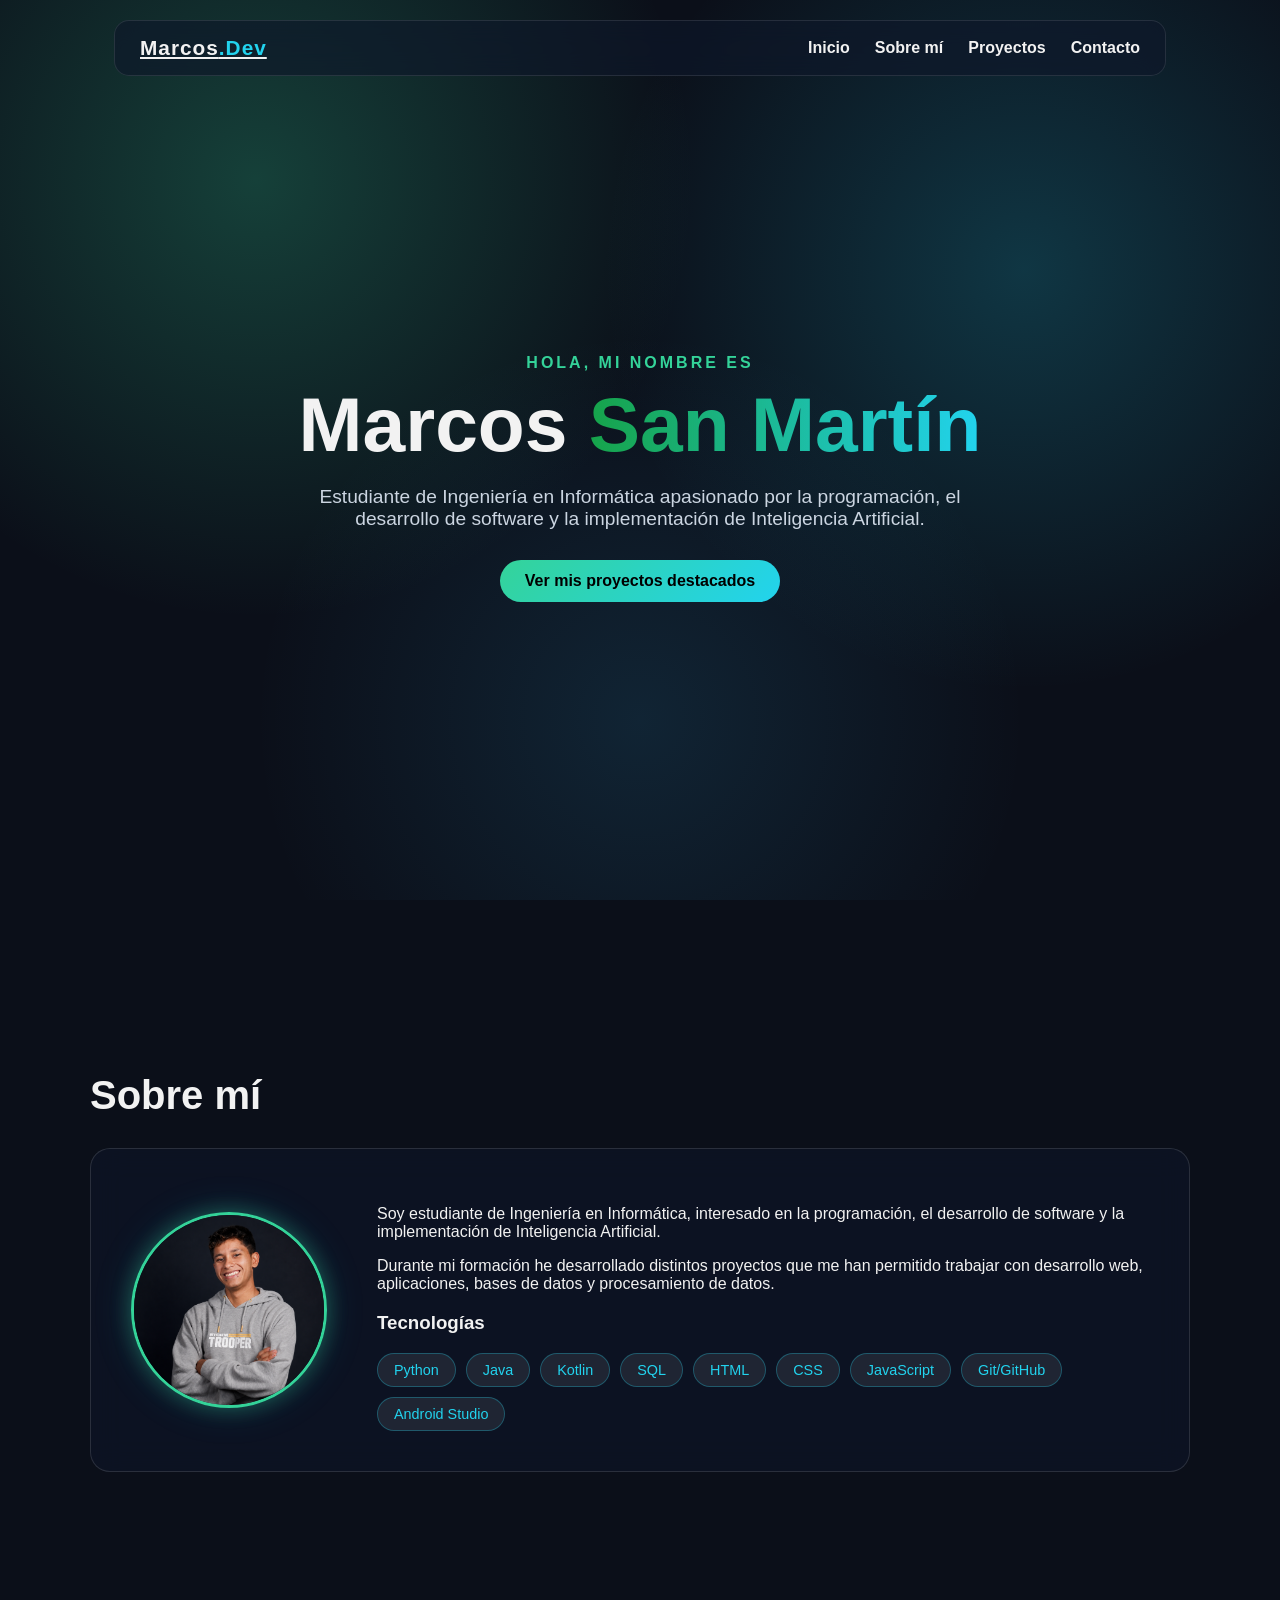
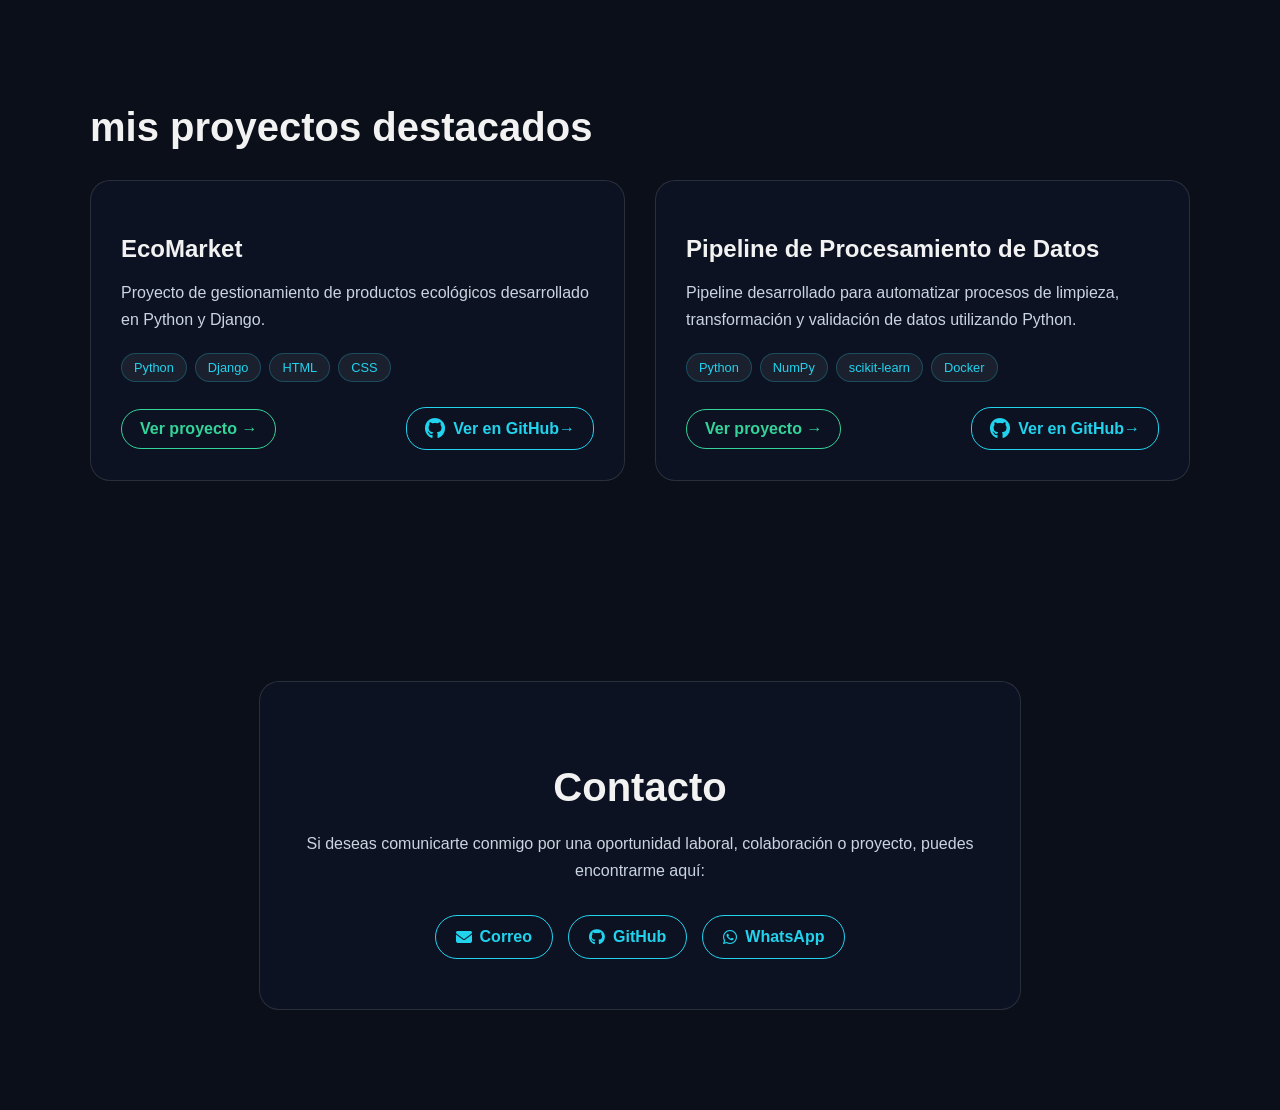
<file: index.html>
<!DOCTYPE html>
<html>

<head>
    <meta charset="UTF-8"> <!-- especifica la codificación de caracteres -->
    <meta name="viewport" content="width=device-width, initial-scale=1.0">
    <title>Mi Portafolio</title>
    <link rel="stylesheet" href="css/estilos.css"> <!-- enlace al archivo de estilos CSS -->
    <link rel="stylesheet" href="https://cdnjs.cloudflare.com/ajax/libs/font-awesome/6.5.1/css/all.min.css">
</head>

<body>
    <header class="menu-flotante">
        <a href="index.html" class="logo">
            Marcos<span>.Dev</span>
        </a>
        <nav>
            <ul>
                <li><a href="index.html">Inicio</a></li>
                <li><a href="#sobre-mi">Sobre mí</a></li>
                <li><a href="#proyectos">Proyectos</a></li>
                <li><a href="#contacto">Contacto</a></li>
            </ul>
        </nav>
    </header>

    <section id="inicio" class="hero">
        <p class="saludo">Hola, mi nombre es</p>
        <h1>Marcos <span>San Martín</span> </h1>
        <p class="descripcion">
            Estudiante de Ingeniería en Informática apasionado por la programación,
            el desarrollo de software y la implementación de Inteligencia Artificial.
        </p>
        <a href="#proyectos" class="boton">Ver mis proyectos destacados</a>
    </section>

    <section id="sobre-mi" class="sobre-mi">
        <h2>Sobre mí</h2>
        <div class="about-card">
            <div class="about-foto">
                <img class="foto-perfil" src="imagenes/ftperfil.png" alt="Foto de mi">
            </div>

            <div class="about-texto">
                <p>
                    Soy estudiante de Ingeniería en Informática, interesado en la programación,
                    el desarrollo de software y la implementación de Inteligencia Artificial.
                </p>
                <p>
                    Durante mi formación he desarrollado distintos proyectos que me han permitido
                    trabajar con desarrollo web, aplicaciones, bases de datos y procesamiento de datos.
                </p>
                <h3>Tecnologías</h3>
                <div class="skills">
                    <span class="skill-tag">Python</span>
                    <span class="skill-tag">Java</span>
                    <span class="skill-tag">Kotlin</span>
                    <span class="skill-tag">SQL</span>
                    <span class="skill-tag">HTML</span>
                    <span class="skill-tag">CSS</span>
                    <span class="skill-tag">JavaScript</span>
                    <span class="skill-tag">Git/GitHub</span>
                    <span class="skill-tag">Android Studio</span>
                </div>
            </div>
        </div>
    </section>

    <section id="proyectos" class="proyectos_home"> <!-- sección de proyectos -->
        <h2>mis proyectos destacados</h2>
        <div class="grid_proyectos">
            <article class="tarjeta_proyecto">
                <div class="info_proyecto">
                    <h3>EcoMarket</h3>
                    <p>Proyecto de gestionamiento de productos ecológicos desarrollado en Python y Django.</p>

                    <div class="proyecto_tags">
                        <span class="tag">Python</span>
                        <span class="tag">Django</span>
                        <span class="tag">HTML</span>
                        <span class="tag">CSS</span>
                    </div>

                    <div class="acciones_proyecto">
                        <a href="proyecto1.html" class="link_proyecto">Ver proyecto →</a>

                        <a href="https://github.com/markitox777/EcoMarket" class="link_github" target="_blank"><i
                                class="fa-brands fa-github"></i> Ver en
                            GitHub→</a>
                    </div>


                </div>
            </article>

            <article class="tarjeta_proyecto">
                <div class="info_proyecto">
                    <h3>Pipeline de Procesamiento de Datos</h3>
                    <p>
                        Pipeline desarrollado para automatizar procesos de limpieza,
                        transformación y validación de datos utilizando Python.
                    </p>

                    <div class="proyecto_tags">
                        <span class="tag">Python</span>
                        <span class="tag">NumPy</span>
                        <span class="tag">scikit-learn</span>
                        <span class="tag">Docker</span>
                    </div>

                    <div class="acciones_proyecto">
                        <a href="proyecto2.html" class="link_proyecto">Ver proyecto →</a>

                        <a href="https://github.com/markitox777/Pipeline-datos" class="link_github" target="_blank"><i
                                class="fa-brands fa-github"></i> Ver
                            en GitHub→</a>
                    </div>

                </div>
            </article>
        </div>
    </section>

    <section id="contacto" class="contacto">
        <div class="contacto_card">
            <h2>Contacto</h2>
            <p>
                Si deseas comunicarte conmigo por una oportunidad laboral,
                colaboración o proyecto, puedes encontrarme aquí:
            </p>
            <div class="contacto_links">
                <a href="https://mail.google.com/mail/?view=cm&fs=1&to=markitoskids@gmail.com&su=Contacto&%20desde%20tu%20portafolio"
                    target="_blank">
                    <i class="fa-solid fa-envelope"></i>
                    Correo
                </a>
                <a href="https://github.com/markitox777" target="_blank">
                    <i class="fa-brands fa-github"></i>
                    GitHub
                </a>
                <a href="https://wa.me/56986694287?text=Hola%20Marcos,%20vi%20tu%20portafolio%20y%20me%20gustaría%20contactarte."
                    target="_blank"><i class="fa-brands fa-whatsapp"></i>
                    WhatsApp
                </a>
            </div>
        </div>
        </div>
    </section>
</body>

</html>
</file>
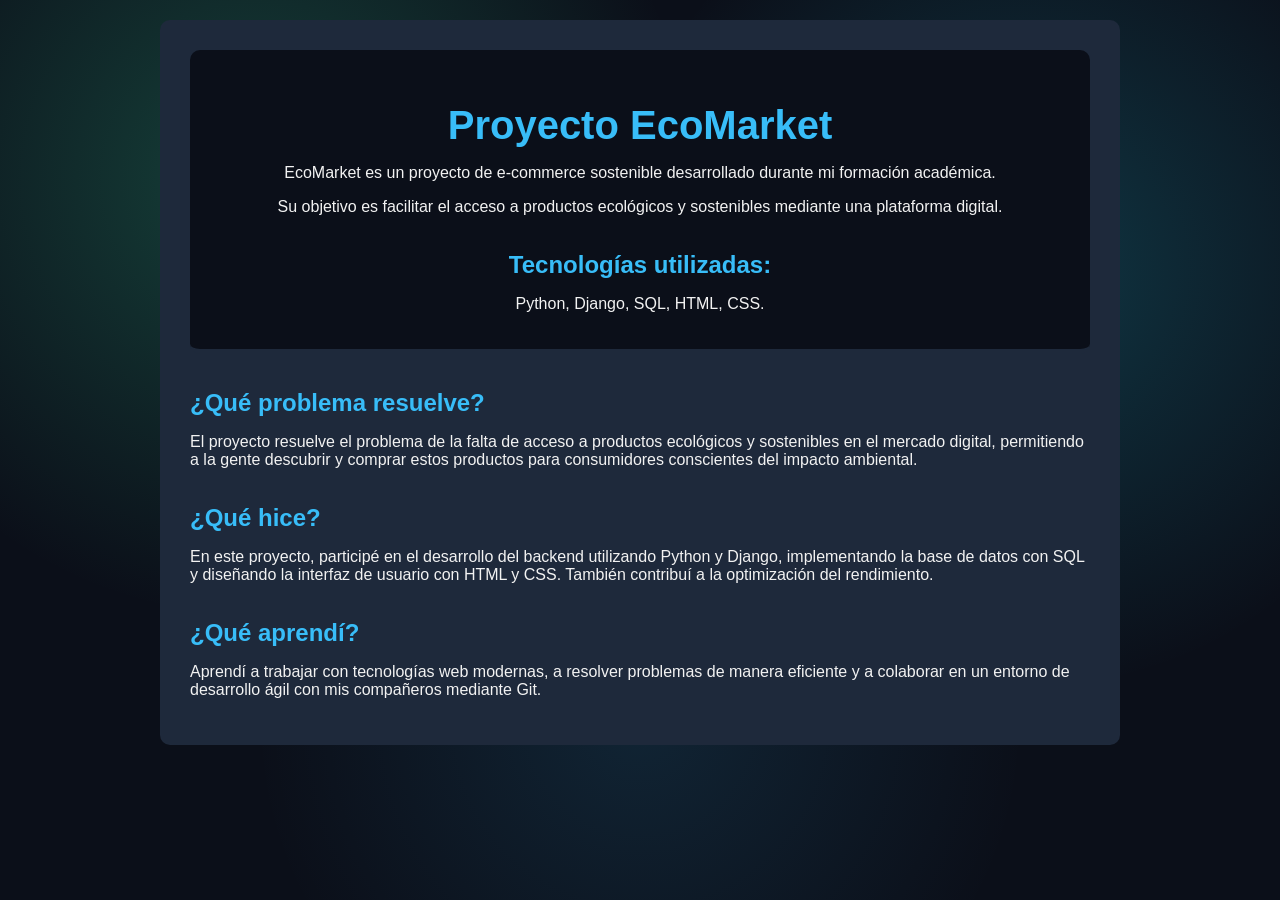
<file: proyecto1.html>
<!DOCTYPE html>
<html>

<head>
    <meta charset="UTF-8">
    <meta name="viewport" content="width=device-width, initial-scale=1.0">
    <title>Proyecto 1</title>
    <link rel="stylesheet" href="css/estilos.css">
</head>

<body class="pagina-proyecto">
    <section class="problema">
        <div class="contenido-proyecto">
            <header class="header">
                <h1>Proyecto EcoMarket</h1>
                <p>EcoMarket es un proyecto de e-commerce sostenible desarrollado durante mi formación académica.</p>
                <p>Su objetivo es facilitar el acceso a productos ecológicos y sostenibles mediante una plataforma
                    digital.</p>
                <h2>Tecnologías utilizadas:</h2>
                <p>Python, Django, SQL, HTML, CSS.</p>
            </header>

            <h2>¿Qué problema resuelve?</h2>
            <p>El proyecto resuelve el problema de la falta de acceso a productos ecológicos y sostenibles en el mercado
                digital, permitiendo a la gente descubrir y comprar estos productos para consumidores conscientes del
                impacto ambiental.
            </p>

            <h2>¿Qué hice?</h2>
            <p>En este proyecto, participé en el desarrollo del backend utilizando Python y Django, implementando la
                base de
                datos con SQL y diseñando la interfaz de usuario con HTML y CSS. También contribuí a la optimización del
                rendimiento.
            </p>

            <h2>¿Qué aprendí?</h2>
            <p>
                Aprendí a trabajar con tecnologías web modernas, a resolver problemas de manera eficiente y a colaborar
                en un
                entorno de desarrollo ágil con mis compañeros mediante Git.
            </p>
        </div>
    </section>


</body>

</html>
</file>
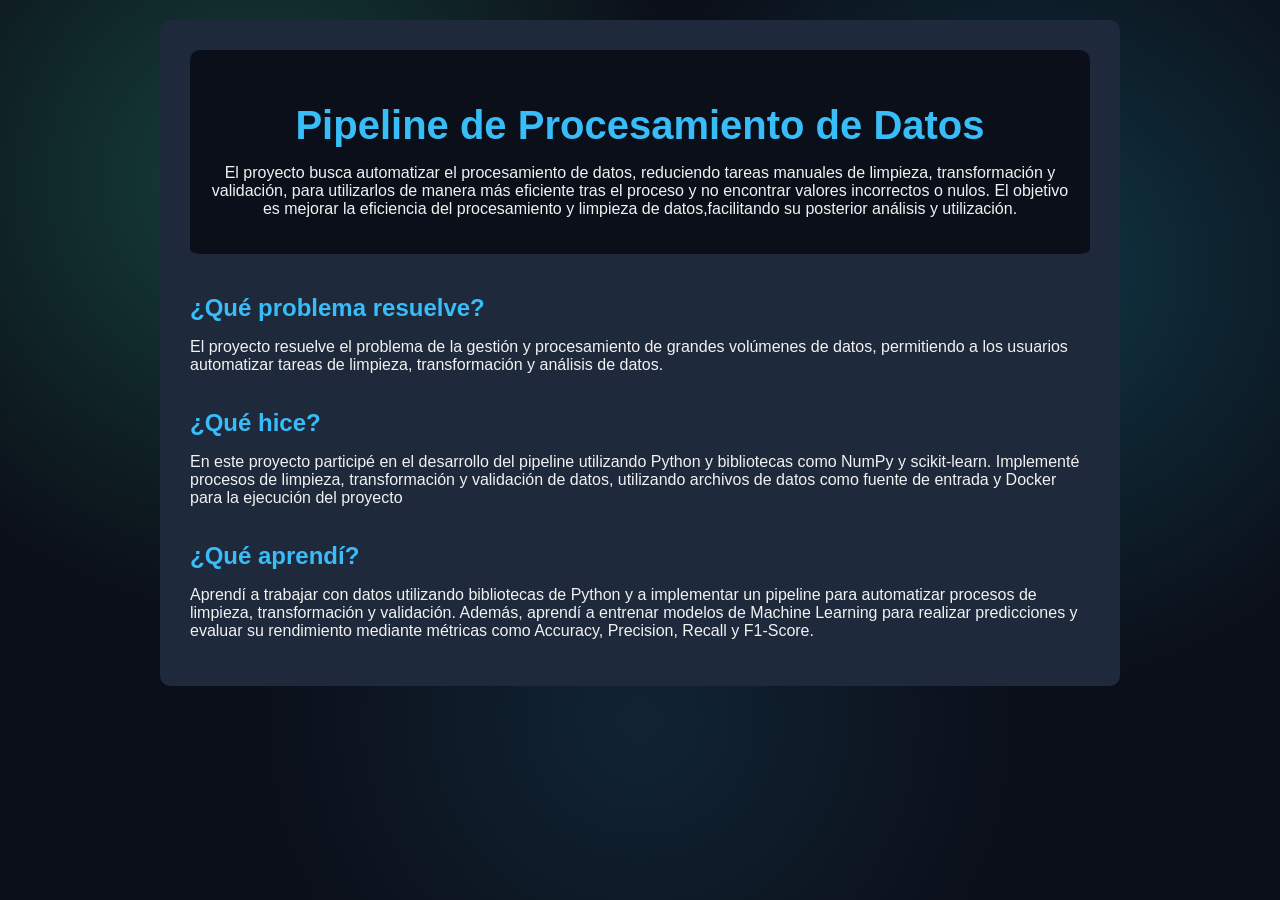
<file: proyecto2.html>
<!DOCTYPE html>
<html>

<head>
    <meta charset="UTF-8">
    <meta name="viewport" content="width=device-width, initial-scale=1.0">
    <title>Proyecto 2</title>
    <link rel="stylesheet" href="css/estilos.css">
</head>

<body class="pagina-proyecto">

    <section class="problema">
        <div class="contenido-proyecto">
            <header class="header">
                <h1>Pipeline de Procesamiento de Datos</h1>
                <p>El proyecto busca automatizar el procesamiento de datos, reduciendo tareas manuales de limpieza,
                    transformación y validación,
                    para utilizarlos de manera más eficiente tras el proceso y no encontrar valores incorrectos o nulos.
                    El
                    objetivo es mejorar
                    la eficiencia del procesamiento y limpieza de datos,facilitando su posterior análisis y utilización.
                </p>
            </header>
            <h2>¿Qué problema resuelve?</h2>
            <p>
                El proyecto resuelve el problema de la gestión y procesamiento de grandes volúmenes de datos,
                permitiendo a
                los usuarios automatizar tareas de limpieza, transformación y análisis de datos.
            </p>

            <h2>¿Qué hice?</h2>
            <p>
                En este proyecto participé en el desarrollo del pipeline utilizando Python y bibliotecas como NumPy y
                scikit-learn. Implementé procesos de limpieza,
                transformación y validación de datos, utilizando archivos de datos como fuente de entrada y Docker para
                la
                ejecución del proyecto
            </p>

            <h2>¿Qué aprendí?</h2>
            <p>
                Aprendí a trabajar con datos utilizando bibliotecas de Python y a implementar
                un pipeline para automatizar procesos de limpieza, transformación y validación.
                Además, aprendí a entrenar modelos de Machine Learning para realizar predicciones
                y evaluar su rendimiento mediante métricas como Accuracy, Precision, Recall y F1-Score.
            </p>
        </div>

    </section>

</body>

</html>
</file>
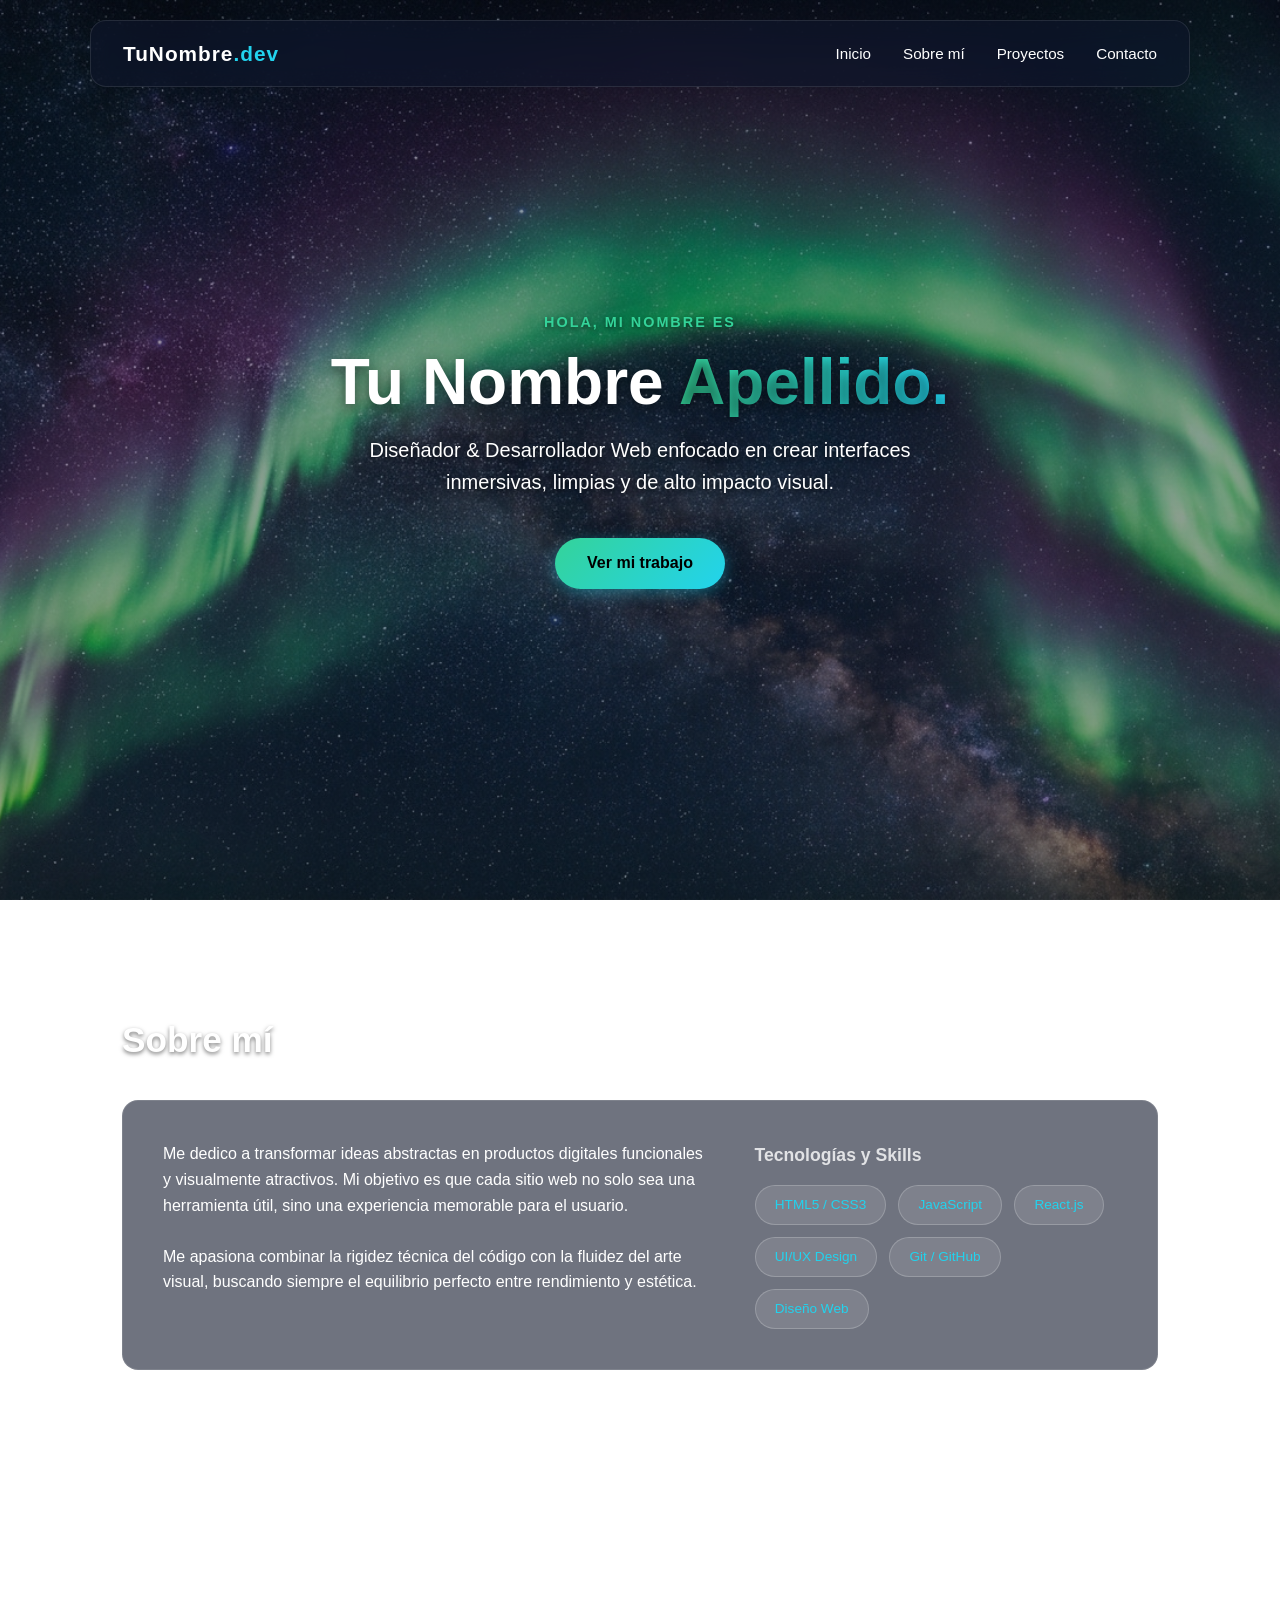
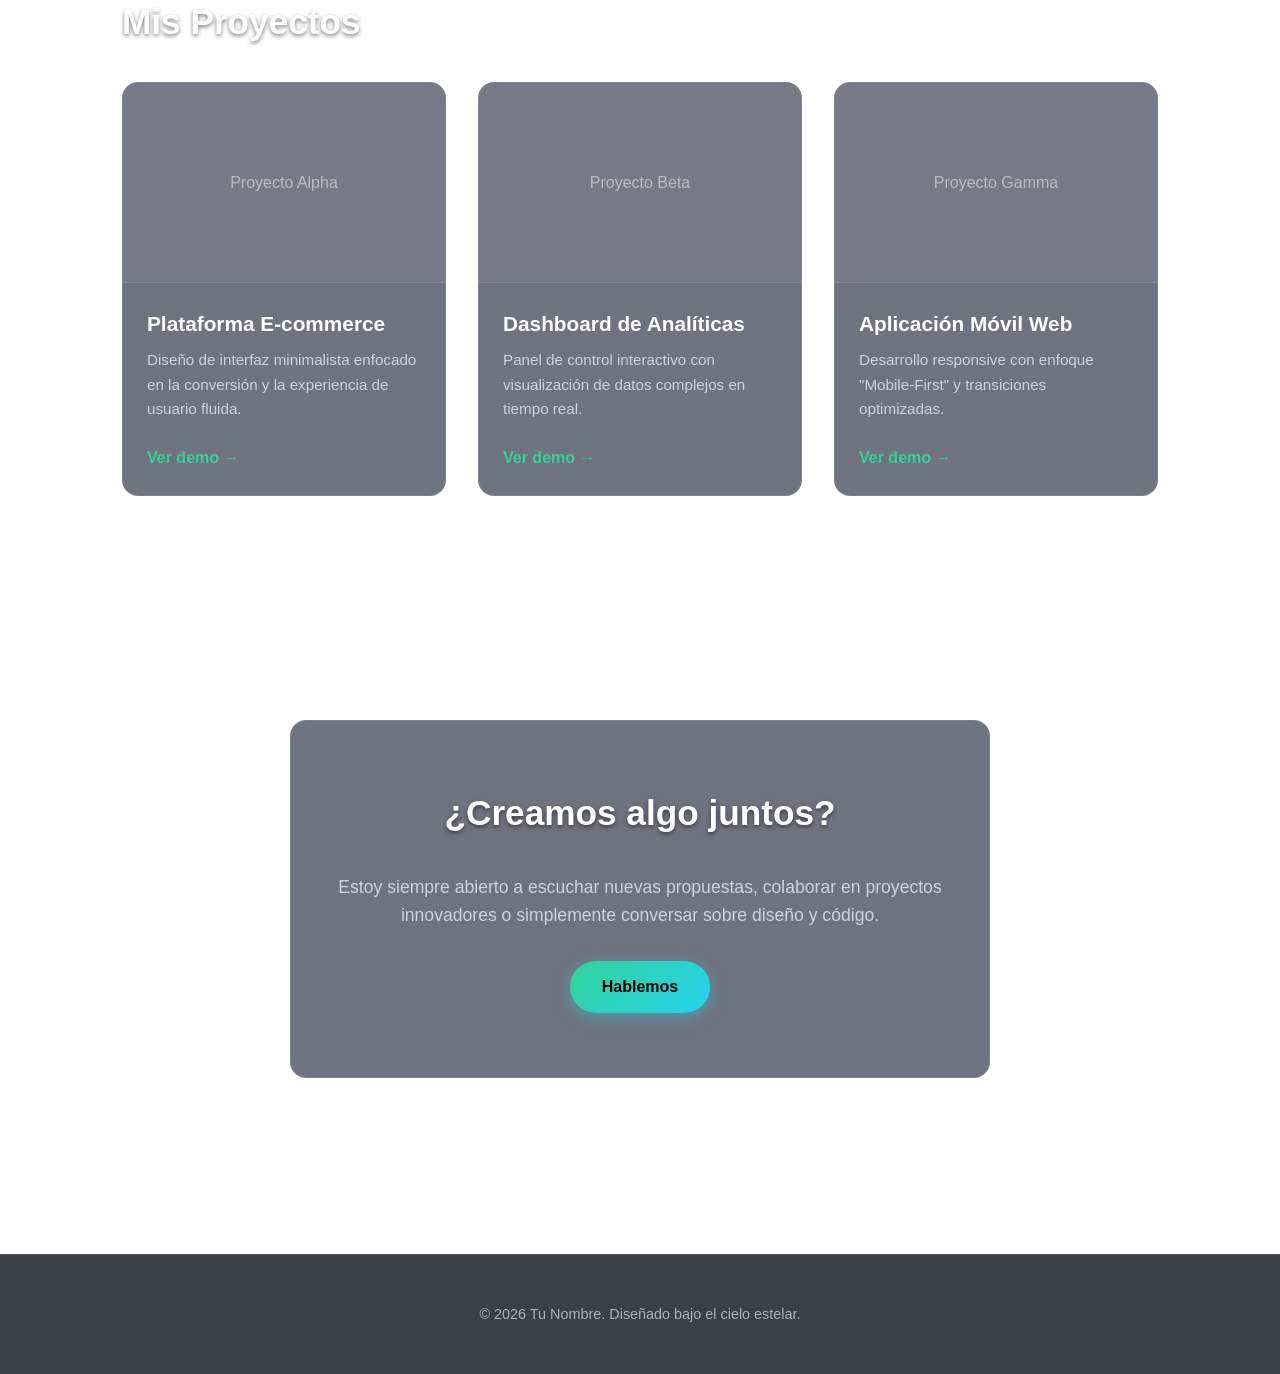
<file: Untitled-1.html>
<!DOCTYPE html>
<html lang="es">

<head>
    <meta charset="UTF-8">
    <meta name="viewport" content="width=device-width, initial-scale=1.0">
    <title>Mi Portafolio | Diseñador & Desarrollador</title>
    <style>
        /* VARIABLES DE COLOR */
        :root {
            --bg-principal: #0b0f19;
            --texto-principal: #ffffff;
            --texto-mutado: #cbd5e1;
            --acento: #34d399;
            /* Verde aurora */
            --acento-secundario: #22d3ee;
            /* Celeste brillante */
            --fuente: 'Segoe UI', Tahoma, Geneva, Verdana, sans-serif;
        }

        /* ESTILOS GLOBALES Y IMAGEN DE FONDO REAL */
        * {
            margin: 0;
            padding: 0;
            box-sizing: border-box;
        }

        body {
            font-family: var(--fuente);
            color: var(--texto-principal);
            line-height: 1.6;
            scroll-behavior: smooth;

            /* Carga de la imagen de aurora real fija de fondo */
            background-image: linear-gradient(rgba(11, 15, 25, 0.4), rgba(11, 15, 25, 0.4)), url(imagenes/fondo_aurora.jpg);
            background-size: cover;
            background-position: center;
            background-repeat: no-repeat;
            background-attachment: fixed;
            /* Mantiene el fondo quieto al hacer scroll */
            overflow-x: hidden;
        }

        a {
            color: inherit;
            text-decoration: none;
        }

        section {
            padding: 7rem 2rem;
            max-width: 1100px;
            margin: 0 auto;
        }

        /* EFECTO CRISTAL (GLASSMORPHISM) */
        .glass-card {
            background: rgba(15, 23, 42, 0.6);
            /* Fondo semi-transparente oscuro */
            backdrop-filter: blur(12px) saturate(140%);
            -webkit-backdrop-filter: blur(12px) saturate(140%);
            border: 1px solid rgba(255, 255, 255, 0.1);
            border-radius: 16px;
        }

        /* BARRA DE NAVEGACIÓN ESTILO FLOTANTE */
        header {
            position: fixed;
            top: 20px;
            left: 50%;
            transform: translateX(-50%);
            width: 90%;
            max-width: 1100px;
            z-index: 100;
        }

        .nav-container {
            display: flex;
            justify-content: space-between;
            align-items: center;
            padding: 1rem 2rem;
        }

        .logo {
            font-size: 1.3rem;
            font-weight: bold;
            letter-spacing: 1px;
        }

        .logo span {
            color: var(--acento-secundario);
        }

        .nav-links {
            display: flex;
            list-style: none;
            gap: 2rem;
        }

        .nav-links a {
            font-size: 0.95rem;
            transition: color 0.3s;
        }

        .nav-links a:hover {
            color: var(--acento);
        }

        /* SECCIÓN HERO (INICIO) */
        .hero {
            min-height: 100vh;
            display: flex;
            flex-direction: column;
            justify-content: center;
            align-items: center;
            text-align: center;
        }

        .hero h1 {
            font-size: 4rem;
            margin-bottom: 1rem;
            line-height: 1.1;
            font-weight: 800;
            text-shadow: 0 4px 12px rgba(0, 0, 0, 0.5);
        }

        .hero h1 span {
            background: linear-gradient(to right, var(--acento), var(--acento-secundario));
            -webkit-background-clip: text;
            background-clip: text;
            -webkit-text-fill-color: transparent;
        }

        .hero p {
            font-size: 1.25rem;
            color: var(--texto-principal);
            max-width: 600px;
            margin-bottom: 2.5rem;
            text-shadow: 0 2px 4px rgba(0, 0, 0, 0.5);
        }

        .btn {
            display: inline-block;
            background: linear-gradient(135deg, var(--acento), var(--acento-secundario));
            color: #000;
            padding: 0.8rem 2rem;
            border-radius: 30px;
            font-weight: bold;
            box-shadow: 0 4px 15px rgba(34, 211, 238, 0.4);
            transition: transform 0.2s, box-shadow 0.2s;
        }

        .btn:hover {
            transform: translateY(-3px);
            box-shadow: 0 6px 20px rgba(34, 211, 238, 0.6);
        }

        /* SECCIÓN SOBRE MÍ */
        h2 {
            font-size: 2.2rem;
            margin-bottom: 2rem;
            text-shadow: 0 2px 4px rgba(0, 0, 0, 0.5);
        }

        .about-wrapper {
            padding: 2.5rem;
        }

        .about-content {
            display: grid;
            grid-template-columns: 1fr;
            gap: 3rem;
        }

        @media (min-width: 768px) {
            .about-content {
                grid-template-columns: 1.5fr 1fr;
            }
        }

        .skills {
            display: flex;
            flex-wrap: wrap;
            gap: 0.75rem;
            margin-top: 1rem;
        }

        .skill-tag {
            background: rgba(255, 255, 255, 0.1);
            border: 1px solid rgba(255, 255, 255, 0.2);
            padding: 0.5rem 1.2rem;
            border-radius: 20px;
            font-size: 0.85rem;
            color: var(--acento-secundario);
        }

        /* SECCIÓN PROYECTOS */
        .grid-proyectos {
            display: grid;
            grid-template-columns: repeat(auto-fit, minmax(300px, 1fr));
            gap: 2rem;
        }

        .tarjeta-proyecto {
            overflow: hidden;
            transition: transform 0.3s, border 0.3s;
        }

        .tarjeta-proyecto:hover {
            transform: translateY(-5px);
            border-color: var(--acento);
        }

        .imagen-placeholder {
            height: 200px;
            background: rgba(255, 255, 255, 0.05);
            border-bottom: 1px solid rgba(255, 255, 255, 0.1);
            display: flex;
            align-items: center;
            justify-content: center;
            color: rgba(255, 255, 255, 0.5);
            font-weight: 500;
        }

        .info-proyecto {
            padding: 1.5rem;
        }

        .info-proyecto h3 {
            margin-bottom: 0.5rem;
            font-size: 1.3rem;
        }

        .info-proyecto p {
            color: var(--texto-mutado);
            font-size: 0.95rem;
            margin-bottom: 1.5rem;
        }

        .link-proyecto {
            color: var(--acento);
            font-weight: 600;
            display: inline-flex;
            align-items: center;
            gap: 0.5rem;
        }

        /* SECCIÓN CONTACTO */
        .contacto {
            text-align: center;
        }

        .contacto-card {
            padding: 4rem 2rem;
            max-width: 700px;
            margin: 0 auto;
        }

        .contacto p {
            margin-bottom: 2rem;
            color: var(--texto-mutado);
            font-size: 1.1rem;
        }

        /* FOOTER */
        footer {
            text-align: center;
            padding: 3rem;
            margin-top: 4rem;
            color: rgba(255, 255, 255, 0.6);
            font-size: 0.9rem;
            border-top: 1px solid rgba(255, 255, 255, 0.1);
            background: rgba(11, 15, 25, 0.8);
        }
    </style>
</head>

<body>

    <!-- NAVEGACIÓN FLOTANTE -->
    <header class="glass-card">
        <div class="nav-container">
            <a href="#" class="logo">TuNombre<span>.dev</span></a>
            <ul class="nav-links">
                <li><a href="#inicio">Inicio</a></li>
                <li><a href="#sobre-mi">Sobre mí</a></li>
                <li><a href="#proyectos">Proyectos</a></li>
                <li><a href="#contacto">Contacto</a></li>
            </ul>
        </div>
    </header>

    <!-- INICIO (HERO) -->
    <section id="inicio" class="hero">
        <p
            style="color: var(--acento); margin-bottom: 0.8rem; font-weight: 600; letter-spacing: 2px; text-transform: uppercase; font-size: 0.9rem;">
            Hola, mi nombre es</p>
        <h1>Tu Nombre <span>Apellido.</span></h1>
        <p>Diseñador & Desarrollador Web enfocado en crear interfaces inmersivas, limpias y de alto impacto visual.</p>
        <a href="#proyectos" class="btn">Ver mi trabajo</a>
    </section>

    <!-- SOBRE MÍ -->
    <section id="sobre-mi">
        <h2>Sobre mí</h2>
        <div class="about-wrapper glass-card">
            <div class="about-content">
                <div>
                    <p>Me dedico a transformar ideas abstractas en productos digitales funcionales y visualmente
                        atractivos. Mi objetivo es que cada sitio web no solo sea una herramienta útil, sino una
                        experiencia memorable para el usuario.</p>
                    <br>
                    <p>Me apasiona combinar la rigidez técnica del código con la fluidez del arte visual, buscando
                        siempre el equilibrio perfecto entre rendimiento y estética.</p>
                </div>
                <div>
                    <h3 style="margin-bottom: 1rem; font-size: 1.1rem; color: rgba(255,255,255,0.8);">Tecnologías y
                        Skills</h3>
                    <div class="skills">
                        <span class="skill-tag">HTML5 / CSS3</span>
                        <span class="skill-tag">JavaScript</span>
                        <span class="skill-tag">React.js</span>
                        <span class="skill-tag">UI/UX Design</span>
                        <span class="skill-tag">Git / GitHub</span>
                        <span class="skill-tag">Diseño Web</span>
                    </div>
                </div>
            </div>
        </div>
    </section>

    <!-- PROYECTOS -->
    <section id="proyectos">
        <h2>Mis Proyectos</h2>
        <div class="grid-proyectos">
            <!-- Proyecto 1 -->
            <div class="tarjeta-proyecto glass-card">
                <div class="imagen-placeholder">Proyecto Alpha</div>
                <div class="info-proyecto">
                    <h3>Plataforma E-commerce</h3>
                    <p>Diseño de interfaz minimalista enfocado en la conversión y la experiencia de usuario fluida.</p>
                    <a href="#" class="link-proyecto">Ver demo →</a>
                </div>
            </div>
            <!-- Proyecto 2 -->
            <div class="tarjeta-proyecto glass-card">
                <div class="imagen-placeholder">Proyecto Beta</div>
                <div class="info-proyecto">
                    <h3>Dashboard de Analíticas</h3>
                    <p>Panel de control interactivo con visualización de datos complejos en tiempo real.</p>
                    <a href="#" class="link-proyecto">Ver demo →</a>
                </div>
            </div>
            <!-- Proyecto 3 -->
            <div class="tarjeta-proyecto glass-card">
                <div class="imagen-placeholder">Proyecto Gamma</div>
                <div class="info-proyecto">
                    <h3>Aplicación Móvil Web</h3>
                    <p>Desarrollo responsive con enfoque "Mobile-First" y transiciones optimizadas.</p>
                    <a href="#" class="link-proyecto">Ver demo →</a>
                </div>
            </div>
        </div>
    </section>

    <!-- CONTACTO -->
    <section id="contacto" class="contacto">
        <div class="contacto-card glass-card">
            <h2>¿Creamos algo juntos?</h2>
            <p>Estoy siempre abierto a escuchar nuevas propuestas, colaborar en proyectos innovadores o simplemente
                conversar sobre diseño y código.</p>
            <a href="mailto:tu-correo@email.com" class="btn">Hablemos</a>
        </div>
    </section>

    <!-- FOOTER -->
    <footer>
        <p>&copy; 2026 Tu Nombre. Diseñado bajo el cielo estelar.</p>
    </footer>

</body>

</html>
</file>
<file: css/estilos.css>
:root {
    --color-fondo: #0b0f19;
    --color-superficie: #1e293b;
    --color-texto: #f2f2f2;
    --color-principal: #38bdf8;
    --aurora-verde: #34d399;
    --aurora-celeste: #22d3ee;
    --texto-mutado: #cbd5e1;
}

.contacto {
    max-width: 1100px;
    margin: 0 auto;
    padding: 100px 30px;
    text-align: center;
}

.contacto_card {
    max-width: 700px;
    margin: 0 auto;
    padding: 50px 30px;

    background: rgba(15, 23, 42, 0.55);

    border: 1px solid rgba(255, 255, 255, 0.12);
    border-radius: 20px;

    backdrop-filter: blur(15px);
    -webkit-backdrop-filter: blur(15px);
}

.contacto_card h2 {
    font-size: 2.5rem;
    margin-bottom: 20px;
}

.contacto_card p {
    color: var(--texto-mutado);
    line-height: 1.7;
    margin-bottom: 30px;
}

.contacto_links {
    display: flex;
    justify-content: center;
    flex-wrap: wrap;
    gap: 15px;
}

.contacto_links a {
    display: flex;
    align-items: center;
    gap: 8px;

    padding: 12px 20px;

    border: 1px solid var(--aurora-celeste);
    border-radius: 25px;

    color: var(--aurora-celeste);
    text-decoration: none;
    font-weight: bold;

    transition: 0.3s ease;
}

.contacto_links a:hover {
    color: var(--aurora-verde);
    border-color: var(--aurora-verde);

    transform: translateY(-3px);

    box-shadow: 0 0 15px rgba(52, 211, 153, 0.3);
}

h1 {
    font-size: 2.5em;
    font-family: 'Arial', sans-serif;
    color: var(--color-principal);
    margin-bottom: 10px;
}

body {
    font-family: Arial, sans-serif;
    margin: 0;
    padding: 0;
    color: var(--color-texto);
    background:
        radial-gradient(circle at 20% 20%,
            rgba(52, 211, 153, 0.25),
            transparent 35%),
        radial-gradient(circle at 80% 30%,
            rgba(34, 211, 238, 0.20),
            transparent 35%),
        radial-gradient(circle at 50% 80%,
            rgba(56, 189, 248, 0.12),
            transparent 40%),
        var(--color-fondo);
    background-attachment: fixed;
}

.menu-flotante {
    position: fixed;
    top: 20px;
    left: 50%;
    transform: translateX(-50%);
    width: 90%;
    max-width: 1000px;
    display: flex;
    justify-content: space-between;
    align-items: center;
    padding: 15px 25px;
    background-color: rgba(15, 23, 42, 0.65);
    border: 1px solid rgba(255, 255, 255, 0.1);
    border-radius: 15px;
    backdrop-filter: blur(12px);
    -webkit-backdrop-filter: blur(12px);
    z-index: 100;
}

.menu-flotante nav ul {
    display: flex;
    gap: 25px;
    margin: 0;
}

.menu-flotante nav li {
    margin: 0;
}

.menu-flotante nav a {
    color: var(--color-texto);
    text-decoration: none;
    font-weight: bold;
    transition: color 0.3s ease;
}

.menu-flotante nav a:hover {
    color: var(--aurora-verde);
}

.logo {
    font-size: 1.3rem;
    font-weight: bold;
    letter-spacing: 1px;
    color: var(--color-texto);
}

.logo span {
    color: var(--aurora-celeste);
}

.hero {
    min-height: 100vh;
    display: flex;
    flex-direction: column;
    justify-content: center;
    align-items: center;
    text-align: center;
    padding: 20px;
}

.hero h1 {
    font-size: clamp(3rem, 6vw, 8rem);
    margin: 0;
    line-height: 1.1;
    font-weight: 800;
    color: var(--color-texto);
}

.hero h1 span {
    background: linear-gradient(90deg,
            #16a34a,
            #22d3ee);

    -webkit-background-clip: text;
    background-clip: text;

    -webkit-text-fill-color: transparent;
}

.descripcion {
    max-width: 650px;
    margin-top: 20px;
    margin-bottom: 30px;
    font-size: 1.2rem;
    color: var(--texto-mutado);
}

.saludo {
    color: var(--aurora-verde);
    margin-bottom: 10px;
    font-weight: bold;
    letter-spacing: 3px;
    text-transform: uppercase;
}

.boton {
    display: inline-block;
    padding: 12px 25px;
    border-radius: 30px;
    background: linear-gradient(135deg,
            var(--aurora-verde),
            var(--aurora-celeste));
    color: #000;
    font-weight: bold;
    text-decoration: none;
    transition: transform 0.3s ease, box-shadow 0.3s ease;
}

.sobre-mi {
    max-width: 1100px;
    margin: 0 auto;
    padding: 100px 30px;
}

.sobre-mi h2 {
    font-size: 2.5rem;
    margin-bottom: 30px;
}

.about-card {
    display: flex;
    align-items: center;
    gap: 50px;

    padding: 40px;

    background: rgba(15, 23, 42, 0.55);

    border: 1px solid rgba(255, 255, 255, 0.12);
    border-radius: 20px;

    backdrop-filter: blur(15px);
    -webkit-backdrop-filter: blur(15px);
}

.about-foto {
    flex-shrink: 0;
}

.about-foto .foto-perfil {
    width: 190px;
    height: 190px;
    margin: 0;

    border: 3px solid var(--aurora-verde);

    box-shadow:
        0 0 20px rgba(52, 211, 153, 0.35),
        0 0 40px rgba(34, 211, 238, 0.15);
}

.skills {
    display: flex;
    flex-wrap: wrap;
    gap: 10px;
    margin-top: 15px;
}

.skill-tag {
    display: inline-block;
    padding: 8px 16px;

    background: rgba(255, 255, 255, 0.08);
    border: 1px solid rgba(34, 211, 238, 0.3);
    border-radius: 20px;

    color: var(--aurora-celeste);
    font-size: 0.9rem;

    transition: 0.3s ease;
}

.skill-tag:hover {
    transform: translateY(-3px);
    border-color: var(--aurora-verde);
    box-shadow: 0 0 12px rgba(52, 211, 153, 0.35);
}

.proyectos_home {
    max-width: 1100px;
    margin: 0 auto;
    padding: 100px 30px;
}

.proyectos_home h2 {
    font-size: 2.5rem;
    margin-bottom: 30px;
}

.grid_proyectos {
    display: grid;
    grid-template-columns: repeat(auto-fit, minmax(250px, 1fr));
    gap: 30px;
}

.tarjeta_proyecto {
    padding: 30px;

    background: rgba(15, 23, 42, 0.55);

    border: 1px solid rgba(255, 255, 255, 0.12);
    border-radius: 20px;

    backdrop-filter: blur(15px);
    -webkit-backdrop-filter: blur(15px);

    transition:
        transform 0.3s ease,
        border-color 0.3s ease,
        box-shadow 0.3s ease;
}

.tarjeta_proyecto:hover {
    transform: translateY(-6px);

    border-color: var(--aurora-verde);

    box-shadow:
        0 10px 30px rgba(0, 0, 0, 0.25),
        0 0 20px rgba(52, 211, 153, 0.12);
}

.info_proyecto h3 {
    font-size: 1.5rem;
    margin-bottom: 15px;
    color: var(--color-texto);
}

.info_proyecto p {
    color: #cbd5e1;
    line-height: 1.7;
    margin-bottom: 20px;
}

.proyecto_tags {
    display: flex;
    flex-wrap: wrap;
    gap: 8px;
    margin-bottom: 25px;
}

.proyecto_tags span {
    padding: 6px 12px;

    background: rgba(255, 255, 255, 0.06);

    border: 1px solid rgba(34, 211, 238, 0.25);
    border-radius: 15px;

    color: var(--aurora-celeste);

    font-size: 0.8rem;
}

.acciones_proyecto {
    display: flex;
    justify-content: space-between;
    align-items: center;
    gap: 15px;
    flex-wrap: wrap;
    margin-top: 20px;
}

.link_proyecto,
.link_github {
    display: flex;
    align-items: center;
    gap: 8px;

    padding: 10px 18px;
    border-radius: 20px;

    text-decoration: none;
    font-weight: bold;

    transition: 0.3s ease;
}

.link_proyecto {
    color: var(--aurora-verde);
    border: 1px solid var(--aurora-verde);
}

.link_github {
    color: var(--aurora-celeste);
    border: 1px solid var(--aurora-celeste);
}

.link_github i {
    font-size: 1.3rem;
}

.link_proyecto:hover,
.link_github:hover {
    transform: translateY(-3px);
    box-shadow: 0 0 15px rgba(34, 211, 238, 0.3);
}

.boton:hover {
    transform: translateY(-3px);
    box-shadow: 0 5px 20px rgba(34, 211, 238, 0.5);
}

.header {
    background-color: var(--color-fondo);
    padding: 20px;
    text-align: center;
    border-radius: 10px;
    margin-bottom: 20px;
    border-bottom: 5px solid var(--color-superficie);
}

.presentacion {
    padding: 20px;
    text-align: center;
    max-width: 800px;
    margin: 0 auto;
}


.foto-perfil {
    border-radius: 50%;
    width: 150px;
    height: 150px;
    object-fit: cover;
    margin: 20px auto;
    display: block;
}

li {
    color: var(--color-texto);
    display: inline;
    margin-right: 20px;
}

ul {
    list-style-type: none;
    padding: 0;
}

nav a {
    color: var(--color-principal);
    text-decoration: none;
    font-weight: bold;
    transition: color 0.3s ease;
}

nav a:hover {
    color: var(--color-texto);
}

.tecnologias ul {
    display: flex;
    justify-content: center;
    flex-wrap: wrap;
    gap: 50px;
    padding: 20px;
}

.tecnologias li {
    background-color: var(--color-superficie);
    padding: 10px 20px;
    border-radius: 5px;
    transition: transform 0.3s ease, background-color 0.3s ease;
}

.tecnologias li:hover {
    transform: translateY(-5px);
    background-color: var(--color-principal);
    box-shadow: 0 0 10px var(--color-principal);
    color: white;
}

.proyectos {
    padding: 20px;
    text-align: center;
    max-width: 800px;
    margin: 0 auto;
}

.proyectos ul {
    display: flex;
    justify-content: center;
    flex-wrap: wrap;
    gap: 50px;
    padding: 20px;
}

.proyectos li {
    background-color: var(--color-superficie);
    padding: 10px 20px;
    border-radius: 10px;
    transition: transform 0.3s ease, box-shadow 0.3s ease;
    width: 250px;
    list-style-type: none;
}

.proyectos li a {
    display: block;
    color: var(--color-texto);
    text-decoration: none;
    font-weight: bold;
}

.proyectos li:hover {
    transform: translateY(-5px);
    box-shadow: 0 0 10px var(--color-principal);
}

.contenido-proyecto {
    padding: 30px;
    text-align: left;
    max-width: 900px;
    margin: 0 auto;
    background-color: var(--color-superficie);
    border-radius: 10px;
}

.pagina-proyecto {
    background-color: var(--color-fondo);
    color: var(--color-texto);
    font-family: Arial, sans-serif;
    padding: 20px;
}

.contenido-proyecto h2 {
    color: var(--color-principal);
    margin-bottom: 10px;
    margin-top: 35px;
}

@media (max-width: 768px) {

    .menu-flotante {
        width: calc(100% - 30px);
        padding: 12px 15px;
        flex-direction: column;
        gap: 12px;
        top: 10px;
    }

    .menu-flotante nav {
        width: 100%;
    }

    .menu-flotante nav ul {
        justify-content: center;
        flex-wrap: wrap;
        gap: 15px;
    }

    .menu-flotante nav a {
        font-size: 0.85rem;
    }

    .about-card {
        flex-direction: column;
        text-align: center;
        gap: 30px;
        padding: 30px 20px;
    }

    .about-foto .foto-perfil {
        width: 160px;
        height: 160px;
    }

    .skills {
        justify-content: center;
    }
}
</file>
